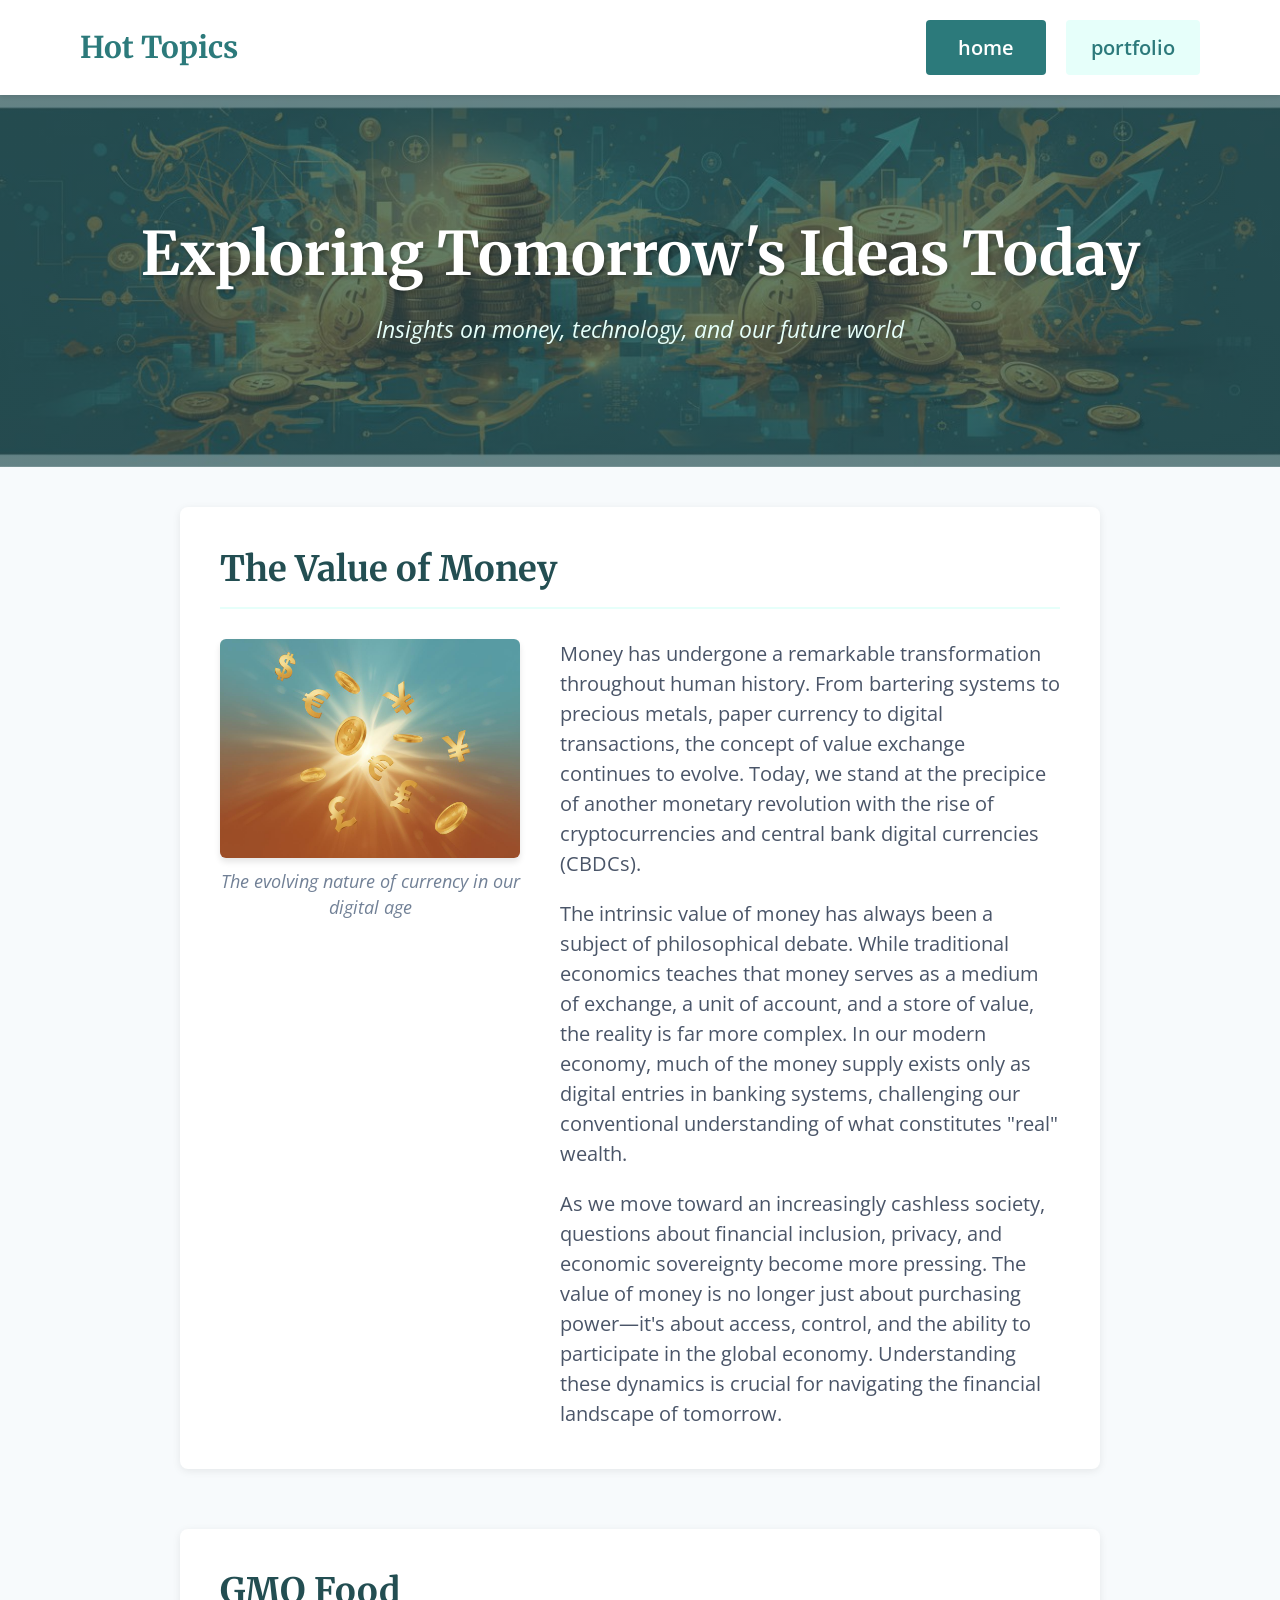
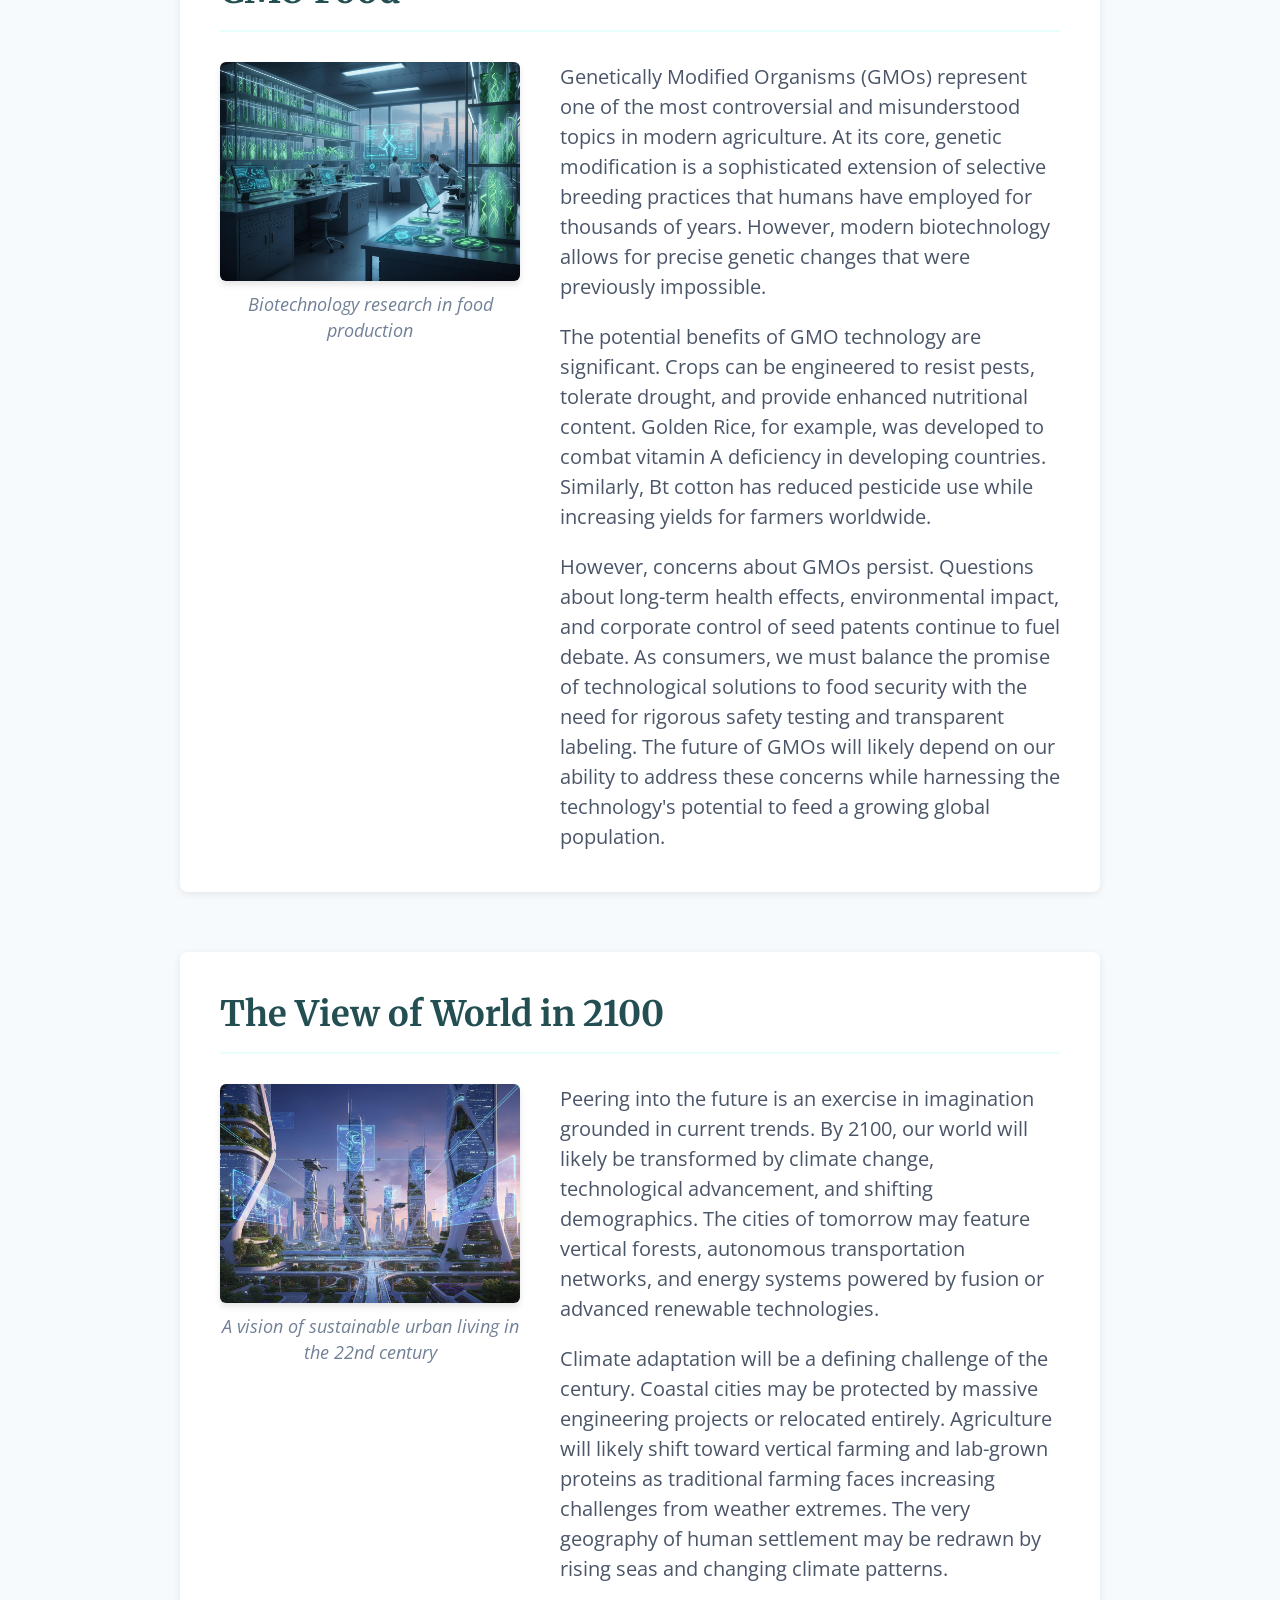
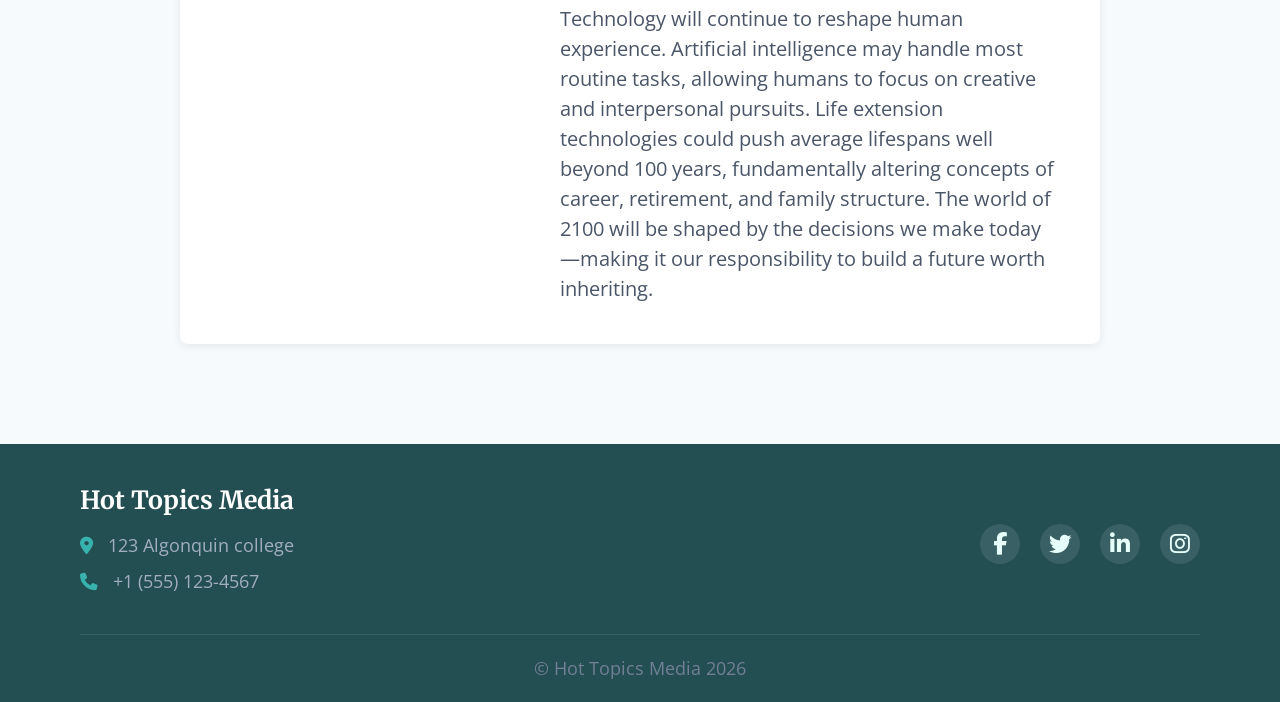
<file: index.html>
<!DOCTYPE html>
<html lang="en">
<head>
    <meta charset="UTF-8">
    <meta name="viewport" content="width=device-width, initial-scale=1.0">
    <title>Hot Topics - Exploring Ideas</title>
    <!-- Google Fonts -->
    <link rel="preconnect" href="https://fonts.googleapis.com">
    <link rel="preconnect" href="https://fonts.gstatic.com" crossorigin>
    <link href="https://fonts.googleapis.com/css2?family=Merriweather:wght@400;700&family=Open+Sans:wght@400;600&display=swap" rel="stylesheet">
    <!-- Font Awesome -->
    <link rel="stylesheet" href="https://cdnjs.cloudflare.com/ajax/libs/font-awesome/6.4.0/css/all.min.css">
    <!-- Custom CSS -->
    <link rel="stylesheet" href="./css/style.css">
</head>
<body>
    <!-- Header with Logo and Navigation -->
    <header class="header">
        <div class="container">
            <div class="logo">
                <span>Hot Topics</span>
            </div>
            <nav class="navbar">
                <ul class="nav-list">
                    <li><a href="./partials/home.html" class="nav-link active">Home</a></li>
                    <li><a href="./partials/portfolio.html" class="nav-link">Portfolio</a></li>
                </ul>
            </nav>
        </div>
    </header>

    <!-- Masthead with Tagline -->
    <section class="masthead">
        <div class="masthead-content">
            <h1>Exploring Tomorrow's Ideas Today</h1>
            <p class="tagline">Insights on money, technology, and our future world</p>
        </div>
    </section>

    <!-- Main Content Area - Dynamically Loaded -->
    <main class="main-content">
        <div class="container" id="content-container">
            <!-- Content will be loaded here dynamically -->
        </div>
    </main>

    <!-- Footer -->
    <footer class="footer">
        <div class="container">
            <div class="footer-content">
                <div class="company-info">
                    <h3>Hot Topics Media</h3>
                    <p><i class="fas fa-map-marker-alt"></i> 123 Algonquin college</p>
                    <p><i class="fas fa-phone"></i> +1 (555) 123-4567</p>
                </div>
                <div class="social-links">
                    <a href="#" class="social-link" aria-label="Facebook">
                        <i class="fab fa-facebook-f"></i>
                    </a>
                    <a href="#" class="social-link" aria-label="Twitter">
                        <i class="fab fa-twitter"></i>
                    </a>
                    <a href="#" class="social-link" aria-label="LinkedIn">
                        <i class="fab fa-linkedin-in"></i>
                    </a>
                    <a href="#" class="social-link" aria-label="Instagram">
                        <i class="fab fa-instagram"></i>
                    </a>
                </div>
            </div>
            <div class="copyright">
                <p>&copy; Hot Topics Media 2026</p>
            </div>
        </div>
    </footer>

    <!-- JavaScript -->
    <script src="./js/main.js"></script>
</body>
</html>
</file>
<file: css/style.css>
/* 
   Hot Topics Website Stylesheet
   
   Analogous Color Scheme:
   Primary (Teal): #2C7A7B
   Secondary (Blue-Green): #38B2AC
   Accent (Green-Teal): #319795
   Dark (Deep Teal): #234E52
   Light (Pale Teal): #E6FFFA
   Neutral (Warm Gray): #F7FAFC
   Text Dark: #2D3748
   Text Light: #718096
*/

/* CSS Reset & Base Styles */
*, *::before, *::after {
    box-sizing: border-box;
    margin: 0;
    padding: 0;
}

html {
    font-size: 0.75rem; /* Mobile base font size */
}

body {
    font-family: 'Open Sans', sans-serif;
    line-height: 1.5;
    color: #2D3748;
    background-color: #F7FAFC;
}

h1, h2, h3, h4, h5, h6 {
    font-family: 'Merriweather', serif;
    font-weight: 700;
    line-height: 1.3;
    color: #234E52;
}

img {
    max-width: 100%;
    height: auto;
    display: block;
}

a {
    text-decoration: none;
    color: inherit;
}

ul {
    list-style: none;
}

/* Container */
.container {
    width: 100%;
    max-width: 1200px;
    margin: 0 auto;
    padding: 0 1rem;
}

/* Header */
.header {
    background-color: #ffffff;
    box-shadow: 0 2px 4px rgba(0, 0, 0, 0.1);
    padding: 1rem 0;
    position: sticky;
    top: 0;
    z-index: 100;
}

.header .container {
    display: flex;
    flex-direction: column;
    align-items: center;
    gap: 1rem;
}

.logo {
    display: flex;
    align-items: center;
    gap: 0.5rem;
    font-family: 'Merriweather', serif;
    font-size: 1.5rem;
    font-weight: 700;
    color: #2C7A7B;
}

.logo i {
    font-size: 1.75rem;
    color: #38B2AC;
}

/* Navigation */
.navbar {
    width: 100%;
}

.nav-list {
    display: flex;
    flex-direction: column;
    gap: 0.5rem;
    width: 100%;
}

.nav-link {
    display: block;
    padding: 0.875rem 1.5rem;
    text-align: center;
    background-color: #E6FFFA;
    color: #2C7A7B;
    font-weight: 600;
    text-transform: lowercase;
    border-radius: 4px;
    transition: all 0.3s ease;
}

.nav-link:hover,
.nav-link.active {
    background-color: #2C7A7B;
    color: #ffffff;
}

/* Masthead */
.masthead {
    background-image: linear-gradient(rgba(35, 78, 82, 0.7), rgba(35, 78, 82, 0.7)), url('../img/masthead-bg.jpg');
    background-size: cover;
    background-position: center;
    background-repeat: no-repeat;
    padding: 4rem 1rem;
    text-align: center;
}

.masthead-content h1 {
    font-size: 2rem;
    color: #ffffff;
    margin-bottom: 1rem;
    text-shadow: 2px 2px 4px rgba(0, 0, 0, 0.3);
}

.tagline {
    font-size: 1.125rem;
    color: #E6FFFA;
    font-style: italic;
}

/* Main Content */
.main-content {
    padding: 2rem 0;
    min-height: 400px;
}

/* Articles (Home Page)  */
.articles {
    display: flex;
    flex-direction: column;
    gap: 3rem;
}

.article {
    background-color: #ffffff;
    border-radius: 8px;
    padding: 1.5rem;
    box-shadow: 0 2px 8px rgba(0, 0, 0, 0.08);
}

.article-title {
    font-size: 1.5rem;
    color: #234E52;
    margin-bottom: 1.5rem;
    text-align: center;
    padding-bottom: 0.75rem;
    border-bottom: 2px solid #E6FFFA;
}

.article-content {
    display: flex;
    flex-direction: column;
    gap: 1.5rem;
}

.article-image {
    margin: 0;
}

.article-image img {
    width: 100%;
    border-radius: 6px;
    box-shadow: 0 4px 6px rgba(0, 0, 0, 0.1);
}

.article-image figcaption {
    text-align: center;
    font-size: 0.875rem;
    color: #718096;
    margin-top: 0.5rem;
    font-style: italic;
}

.article-text {
    text-align: left;
}

.article-text p {
    margin-bottom: 1rem;
    color: #4A5568;
}

.article-text p:last-child {
    margin-bottom: 0;
}

/* Portfolio Page */
.portfolio {
    padding: 1rem 0;
}

.portfolio-title {
    font-size: 1.75rem;
    color: #234E52;
    text-align: center;
    margin-bottom: 2rem;
}

.portfolio-grid {
    display: grid;
    grid-template-columns: 1fr;
    gap: 1.5rem;
}

.portfolio-card {
    background-color: #ffffff;
    border-radius: 8px;
    overflow: hidden;
    box-shadow: 0 2px 8px rgba(0, 0, 0, 0.08);
    transition: transform 0.3s ease, box-shadow 0.3s ease;
}

.portfolio-card:hover {
    transform: translateY(-4px);
    box-shadow: 0 8px 16px rgba(0, 0, 0, 0.12);
}

.card-image {
    margin: 0;
    overflow: hidden;
}

.card-image img {
    width: 100%;
    aspect-ratio: 1 / 1;
    object-fit: cover;
    transition: transform 0.3s ease;
}

.portfolio-card:hover .card-image img {
    transform: scale(1.05);
}

.card-content {
    padding: 1.25rem;
    text-align: center;
}

.card-title {
    font-size: 1.125rem;
    color: #2C7A7B;
    margin-bottom: 0.5rem;
}

.card-description {
    font-size: 0.875rem;
    color: #718096;
}

/* Footer */
.footer {
    background-color: #234E52;
    color: #E6FFFA;
    padding: 2rem 0 1rem;
    margin-top: 3rem;
}

.footer-content {
    display: flex;
    flex-direction: column;
    align-items: center;
    gap: 1.5rem;
    padding-bottom: 1.5rem;
    border-bottom: 1px solid rgba(255, 255, 255, 0.1);
}

.company-info {
    text-align: center;
}

.company-info h3 {
    color: #ffffff;
    font-size: 1.25rem;
    margin-bottom: 0.75rem;
}

.company-info p {
    font-size: 0.875rem;
    margin-bottom: 0.5rem;
    color: #A0AEC0;
}

.company-info i {
    margin-right: 0.5rem;
    color: #38B2AC;
}

.social-links {
    display: flex;
    gap: 1rem;
}

.social-link {
    display: flex;
    align-items: center;
    justify-content: center;
    width: 40px;
    height: 40px;
    background-color: rgba(255, 255, 255, 0.1);
    border-radius: 50%;
    color: #E6FFFA;
    font-size: 1.125rem;
    transition: all 0.3s ease;
}

.social-link:hover {
    background-color: #38B2AC;
    color: #ffffff;
    transform: translateY(-2px);
}

.copyright {
    text-align: center;
    padding-top: 1rem;
}

.copyright p {
    font-size: 0.875rem;
    color: #718096;
}

/* Tablet View (35rem - 80rem) */
@media screen and (min-width: 35rem) {
    html {
        font-size: 1rem;
    }

    .header .container {
        flex-direction: row;
        justify-content: space-between;
        align-items: center;
    }

    .navbar {
        width: auto;
    }

    .nav-list {
        flex-direction: row;
        gap: 1rem;
    }

    .nav-link {
        padding: 0.625rem 1.25rem;
        min-width: 120px;
    }

    .masthead {
        padding: 5rem 1rem;
    }

    .masthead-content h1 {
        font-size: 2.5rem;
    }

    .article-content {
        flex-direction: row;
        align-items: flex-start;
        gap: 2rem;
    }

    .article-image {
        flex: 0 0 40%;
        max-width: 300px;
    }

    .article-text {
        flex: 1;
    }

    .portfolio-grid {
        grid-template-columns: repeat(2, 1fr);
    }

    .footer-content {
        flex-direction: row;
        justify-content: space-between;
        align-items: center;
    }

    .company-info {
        text-align: left;
    }
}

/* Desktop View (> 80rem) */
@media screen and (min-width: 80rem) {
    html {
        font-size: 1.25rem;
    }

    .container {
        padding: 0 2rem;
    }

    .masthead {
        padding: 6rem 2rem;
    }

    .masthead-content h1 {
        font-size: 3rem;
    }

    .article {
        padding: 2rem;
    }

    .article-title {
        font-size: 1.75rem;
        text-align: left;
    }

    .portfolio-grid {
        grid-template-columns: repeat(3, 1fr);
    }

    .main-content .container {
        max-width: 1000px;
    }
}

/* Loading State */
.loading {
    text-align: center;
    padding: 3rem;
    color: #718096;
}

.loading::after {
    content: '';
    display: inline-block;
    width: 20px;
    height: 20px;
    border: 2px solid #E6FFFA;
    border-top-color: #2C7A7B;
    border-radius: 50%;
    animation: spin 1s linear infinite;
    margin-left: 10px;
}

@keyframes spin {
    to {
        transform: rotate(360deg);
    }
}

/* Error State */
.error-message {
    text-align: center;
    padding: 2rem;
    color: #E53E3E;
    background-color: #FFF5F5;
    border-radius: 8px;
    margin: 1rem 0;
}
</file>
